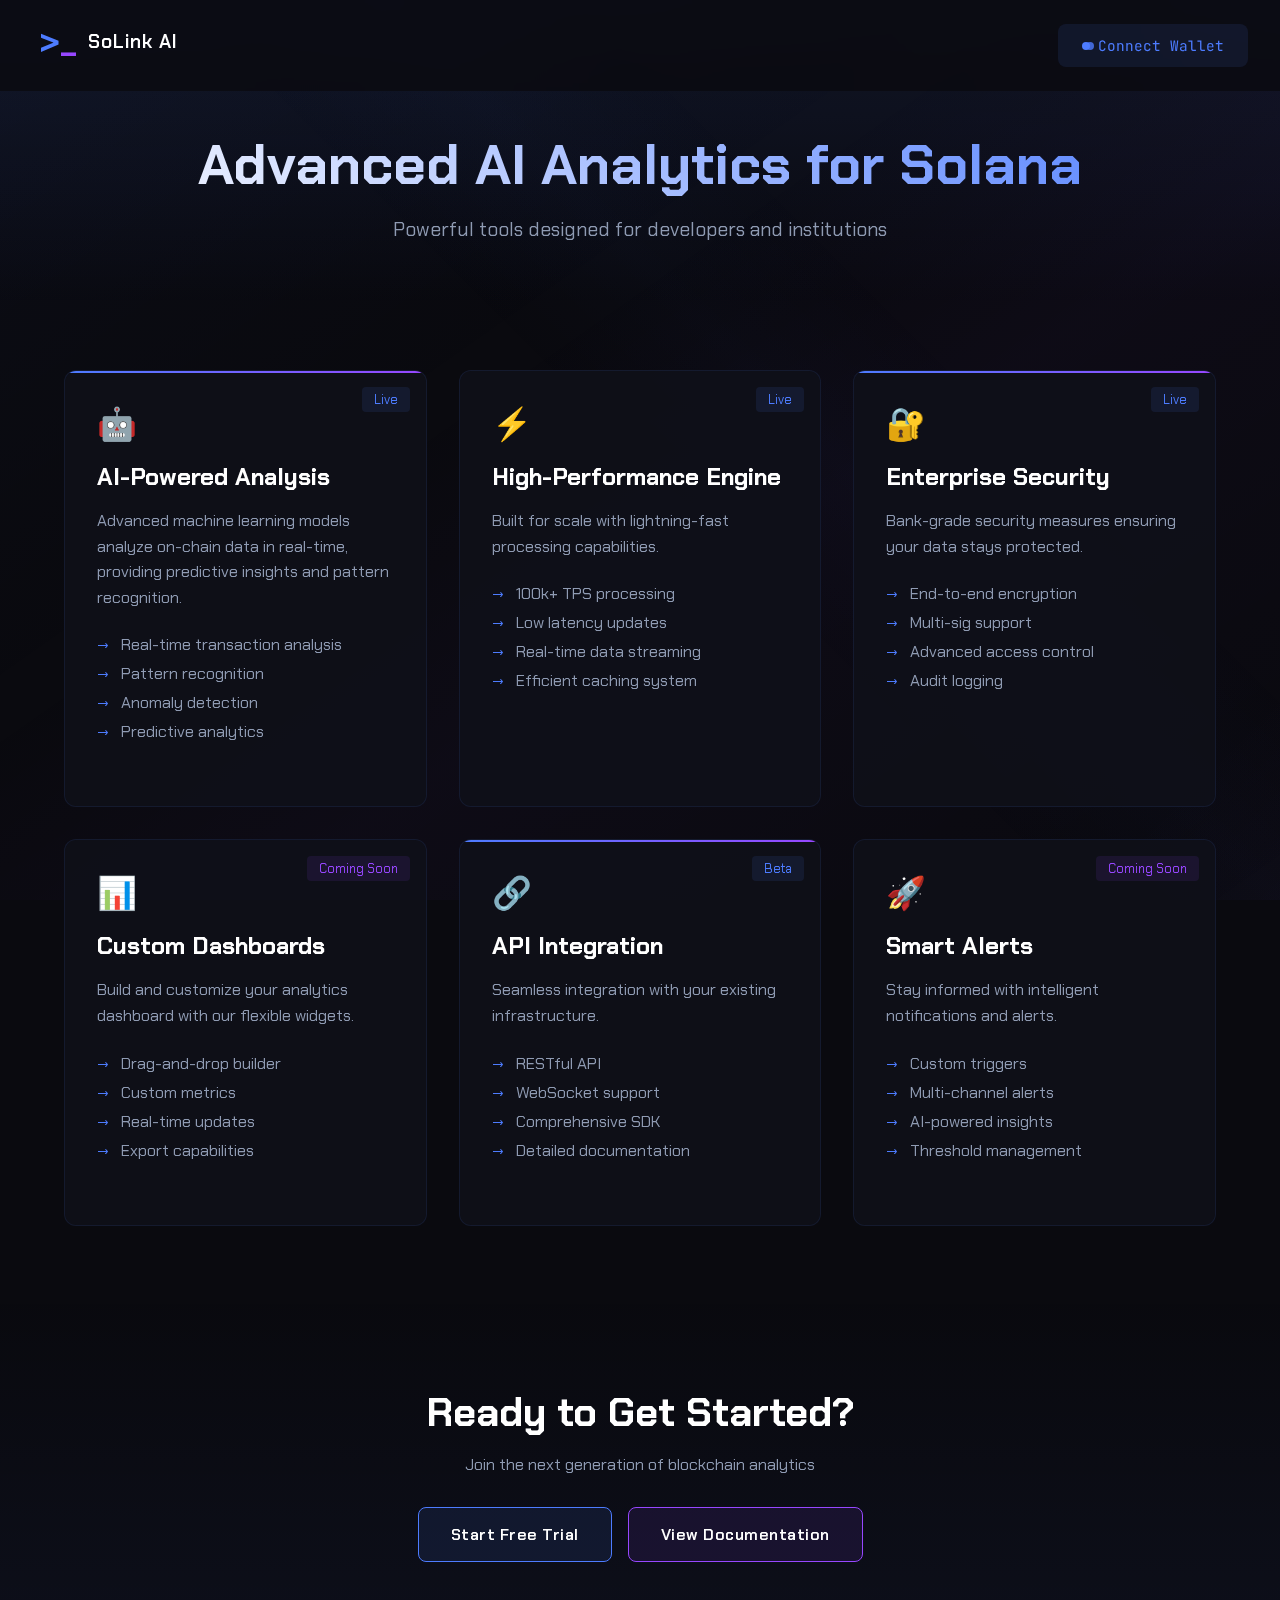
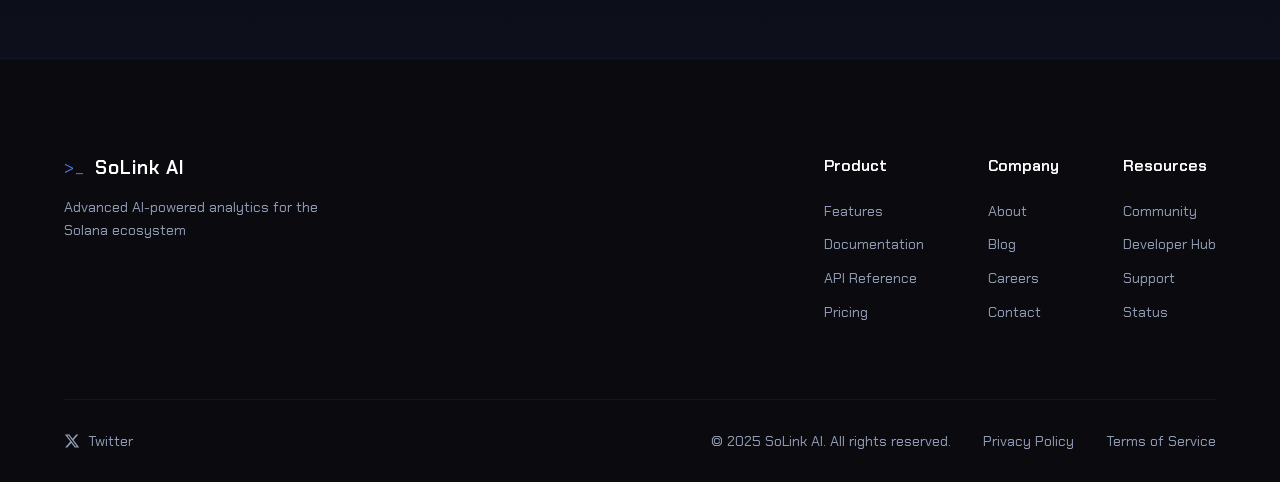
<file: pages/features.html>
<!DOCTYPE html>
<html lang="en">
<head>
    <meta charset="UTF-8">
    <meta name="viewport" content="width=device-width, initial-scale=1.0">
    <title>Features - SoLink AI</title>
    <link rel="icon" type="image/png" href="https://i.imghippo.com/files/RPrC9087dew.png">
    <link rel="icon" type="image/png" sizes="32x32" href="https://i.imghippo.com/files/RPrC9087dew.png">
    <link rel="icon" type="image/png" sizes="16x16" href="https://i.imghippo.com/files/RPrC9087dew.png">
    <link rel="stylesheet" href="../main.css">
    <link href="https://fonts.googleapis.com/css2?family=Chakra+Petch:wght@400;600;700&family=JetBrains+Mono:wght@400;700&display=swap" rel="stylesheet">
</head>
<body>
    <!-- Header -->
    <div class="terminal-cursor">
        <a href="/" class="logo-link">
            <span class="cursor">></span><span class="underscore">_</span>
            <span class="logo-text">SoLink AI</span>
        </a>
    </div>

    <nav>
        <div class="nav-right">
            <button class="connect-wallet">
                <span class="pulse"></span>
                Connect Wallet
            </button>
        </div>
    </nav>

    <div class="features-hero">
        <h1>Advanced AI Analytics for Solana</h1>
        <p>Powerful tools designed for developers and institutions</p>
    </div>

    <div class="features-grid">
        <div class="feature-card premium">
            <div class="feature-icon">🤖</div>
            <h3>AI-Powered Analysis</h3>
            <p>Advanced machine learning models analyze on-chain data in real-time, providing predictive insights and pattern recognition.</p>
            <ul class="feature-list">
                <li>Real-time transaction analysis</li>
                <li>Pattern recognition</li>
                <li>Anomaly detection</li>
                <li>Predictive analytics</li>
            </ul>
            <div class="feature-status">Live</div>
        </div>

        <div class="feature-card">
            <div class="feature-icon">⚡</div>
            <h3>High-Performance Engine</h3>
            <p>Built for scale with lightning-fast processing capabilities.</p>
            <ul class="feature-list">
                <li>100k+ TPS processing</li>
                <li>Low latency updates</li>
                <li>Real-time data streaming</li>
                <li>Efficient caching system</li>
            </ul>
            <div class="feature-status">Live</div>
        </div>

        <div class="feature-card premium">
            <div class="feature-icon">🔐</div>
            <h3>Enterprise Security</h3>
            <p>Bank-grade security measures ensuring your data stays protected.</p>
            <ul class="feature-list">
                <li>End-to-end encryption</li>
                <li>Multi-sig support</li>
                <li>Advanced access control</li>
                <li>Audit logging</li>
            </ul>
            <div class="feature-status">Live</div>
        </div>

        <div class="feature-card">
            <div class="feature-icon">📊</div>
            <h3>Custom Dashboards</h3>
            <p>Build and customize your analytics dashboard with our flexible widgets.</p>
            <ul class="feature-list">
                <li>Drag-and-drop builder</li>
                <li>Custom metrics</li>
                <li>Real-time updates</li>
                <li>Export capabilities</li>
            </ul>
            <div class="feature-status new">Coming Soon</div>
        </div>

        <div class="feature-card premium">
            <div class="feature-icon">🔗</div>
            <h3>API Integration</h3>
            <p>Seamless integration with your existing infrastructure.</p>
            <ul class="feature-list">
                <li>RESTful API</li>
                <li>WebSocket support</li>
                <li>Comprehensive SDK</li>
                <li>Detailed documentation</li>
            </ul>
            <div class="feature-status">Beta</div>
        </div>

        <div class="feature-card">
            <div class="feature-icon">🚀</div>
            <h3>Smart Alerts</h3>
            <p>Stay informed with intelligent notifications and alerts.</p>
            <ul class="feature-list">
                <li>Custom triggers</li>
                <li>Multi-channel alerts</li>
                <li>AI-powered insights</li>
                <li>Threshold management</li>
            </ul>
            <div class="feature-status new">Coming Soon</div>
        </div>
    </div>

    <div class="features-cta">
        <h2>Ready to Get Started?</h2>
        <p>Join the next generation of blockchain analytics</p>
        <div class="cta-buttons">
            <button class="primary-btn" onclick="window.location.href='/trial.html'">Start Free Trial</button>
            <a href="/pages/documentation.html" class="secondary-btn">View Documentation</a>
        </div>
    </div>

    <footer class="footer">
        <div class="footer-content">
            <div class="footer-main">
                <div class="footer-brand">
                    <div class="footer-logo">
                        <span class="cursor">></span><span class="underscore">_</span>
                        <span class="logo-text">SoLink AI</span>
                    </div>
                    <p class="footer-description">
                        Advanced AI-powered analytics for the Solana ecosystem
                    </p>
                </div>
                
                <div class="footer-links">
                    <div class="footer-column">
                        <h4>Product</h4>
                        <ul>
                            <li><a href="/pages/features.html">Features</a></li>
                            <li><a href="/pages/documentation.html">Documentation</a></li>
                            <li><a href="/pages/documentation.html">API Reference</a></li>
                            <li><a href="/pages/trial.html">Pricing</a></li>
                        </ul>
                    </div>
                    
                    <div class="footer-column">
                        <h4>Company</h4>
                        <ul>
                            <li><a href="#">About</a></li>
                            <li><a href="#">Blog</a></li>
                            <li><a href="#">Careers</a></li>
                            <li><a href="#">Contact</a></li>
                        </ul>
                    </div>
                    
                    <div class="footer-column">
                        <h4>Resources</h4>
                        <ul>
                            <li><a href="#">Community</a></li>
                            <li><a href="/pages/documentation.html">Developer Hub</a></li>
                            <li><a href="#">Support</a></li>
                            <li><a href="#">Status</a></li>
                        </ul>
                    </div>
                </div>
            </div>
            
            <div class="footer-bottom">
                <div class="social-links">
                    <a href="https://x.com/solink_ai" target="_blank" rel="noopener noreferrer" class="social-link">
                        <svg class="x-icon" width="16" height="16" viewBox="0 0 24 24">
                            <path fill="currentColor" d="M18.244 2.25h3.308l-7.227 8.26 8.502 11.24H16.17l-5.214-6.817L4.99 21.75H1.68l7.73-8.835L1.254 2.25H8.08l4.713 6.231zm-1.161 17.52h1.833L7.084 4.126H5.117z"/>
                        </svg>
                        Twitter
                    </a>

                </div>
                <div class="footer-legal">
                    <span>&copy; 2025 SoLink AI. All rights reserved.</span>
                    <a href="/pages/privacy.html">Privacy Policy</a>
                    <a href="/pages/terms.html">Terms of Service</a>
                </div>
            </div>
        </div>
    </footer>
</body>
</html>
</file>
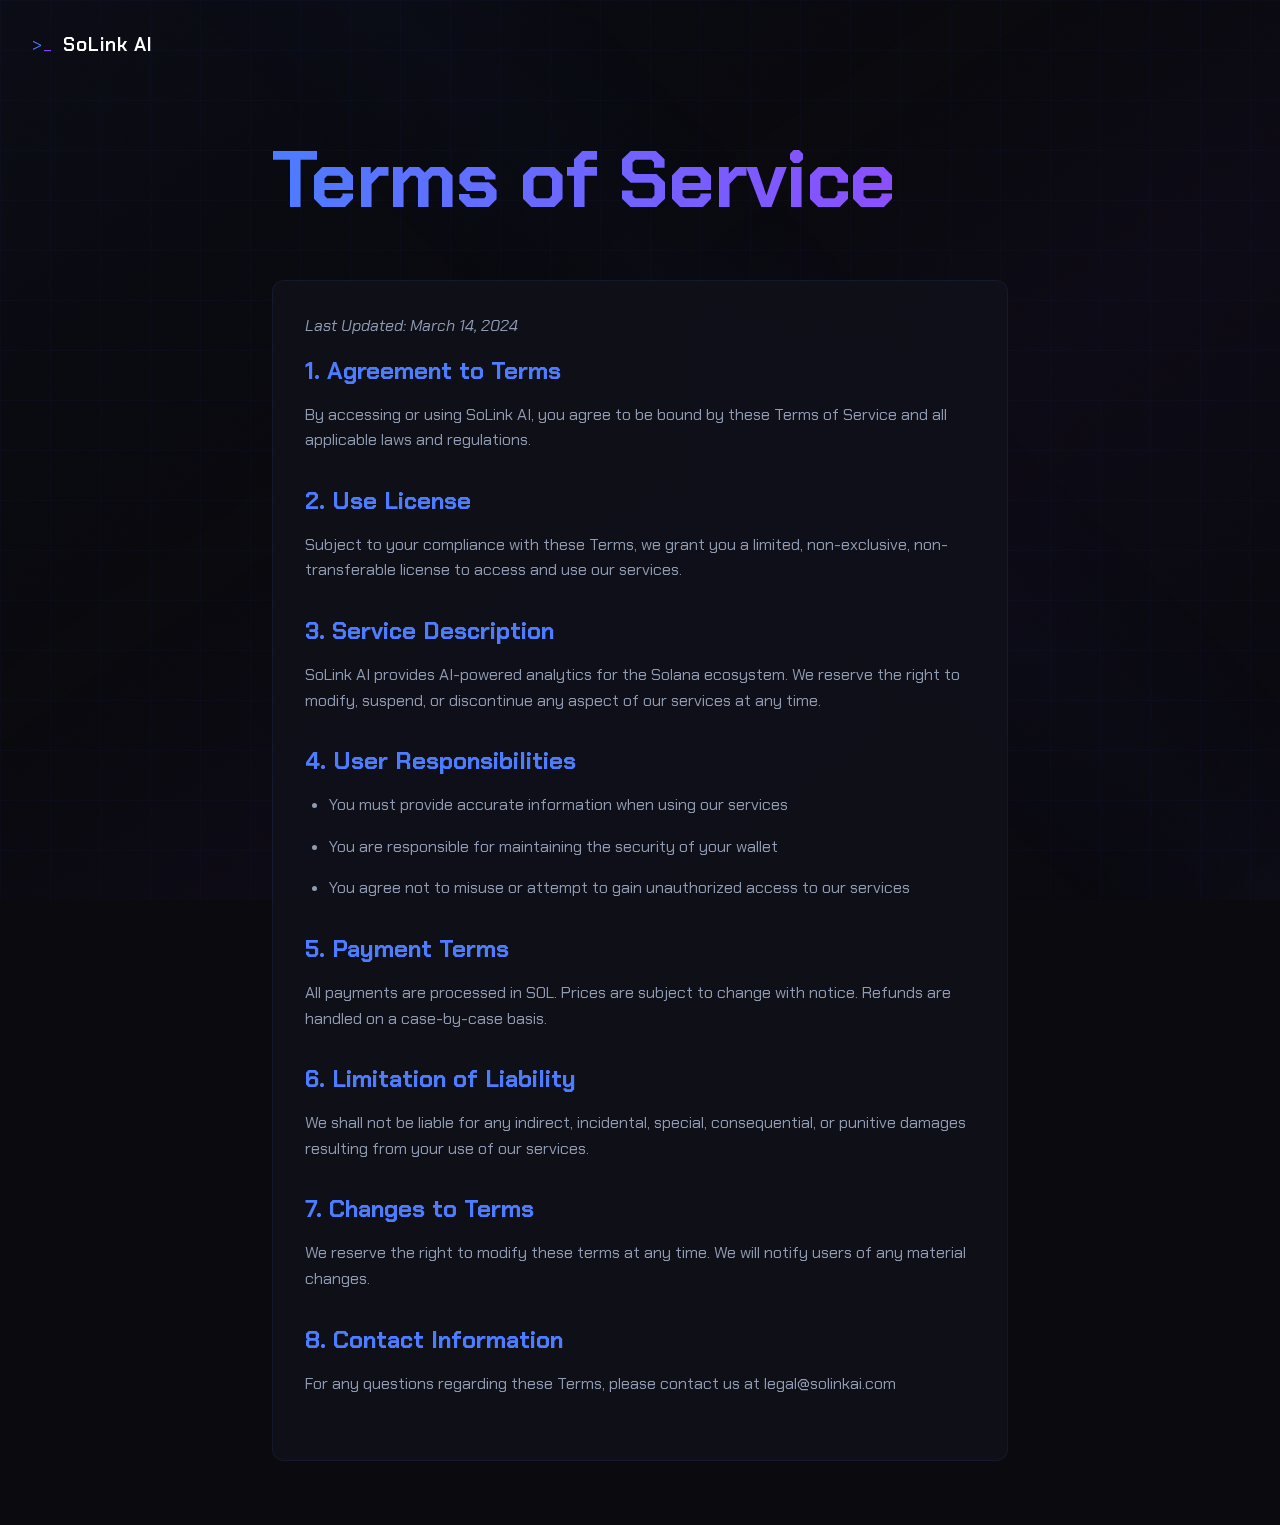
<file: pages/terms.html>
<!DOCTYPE html>
<html lang="en">
<head>
    <meta charset="UTF-8">
    <meta name="viewport" content="width=device-width, initial-scale=1.0">
    <title>Terms of Service - SoLink AI</title>
    <link rel="icon" type="image/png" href="https://i.imghippo.com/files/RPrC9087dew.png">
    <link rel="icon" type="image/png" sizes="32x32" href="https://i.imghippo.com/files/RPrC9087dew.png">
    <link rel="icon" type="image/png" sizes="16x16" href="https://i.imghippo.com/files/RPrC9087dew.png">
    <link rel="stylesheet" href="../main.css">
    <link href="https://fonts.googleapis.com/css2?family=Chakra+Petch:wght@400;600;700&family=JetBrains+Mono:wght@400;700&display=swap" rel="stylesheet">
</head>
<body>
    <div class="noise"></div>
    <div class="grid-overlay"></div>
    
    <header class="trial-header">
        <a href="/" class="logo-link">
            <span class="cursor">></span><span class="underscore">_</span>
            <span class="logo-text">SoLink AI</span>
        </a>
    </header>

    <main class="legal-page">
        <h1 class="gradient-text">Terms of Service</h1>
        <div class="legal-content">
            <p class="last-updated">Last Updated: March 14, 2024</p>

            <section>
                <h2>1. Agreement to Terms</h2>
                <p>By accessing or using SoLink AI, you agree to be bound by these Terms of Service and all applicable laws and regulations.</p>
            </section>

            <section>
                <h2>2. Use License</h2>
                <p>Subject to your compliance with these Terms, we grant you a limited, non-exclusive, non-transferable license to access and use our services.</p>
            </section>

            <section>
                <h2>3. Service Description</h2>
                <p>SoLink AI provides AI-powered analytics for the Solana ecosystem. We reserve the right to modify, suspend, or discontinue any aspect of our services at any time.</p>
            </section>

            <section>
                <h2>4. User Responsibilities</h2>
                <ul>
                    <li>You must provide accurate information when using our services</li>
                    <li>You are responsible for maintaining the security of your wallet</li>
                    <li>You agree not to misuse or attempt to gain unauthorized access to our services</li>
                </ul>
            </section>

            <section>
                <h2>5. Payment Terms</h2>
                <p>All payments are processed in SOL. Prices are subject to change with notice. Refunds are handled on a case-by-case basis.</p>
            </section>

            <section>
                <h2>6. Limitation of Liability</h2>
                <p>We shall not be liable for any indirect, incidental, special, consequential, or punitive damages resulting from your use of our services.</p>
            </section>

            <section>
                <h2>7. Changes to Terms</h2>
                <p>We reserve the right to modify these terms at any time. We will notify users of any material changes.</p>
            </section>

            <section>
                <h2>8. Contact Information</h2>
                <p>For any questions regarding these Terms, please contact us at legal@solinkai.com</p>
            </section>
        </div>
    </main>

    <div class="wallet-modal" id="walletModal">
        <!-- Same wallet modal content as above -->
    </div>

    <script>
        function showWalletModal() {
            document.getElementById('walletModal').classList.add('active');
        }

        function hideWalletModal() {
            document.getElementById('walletModal').classList.remove('active');
        }

        // Close modal when clicking outside
        window.onclick = function(event) {
            const modal = document.getElementById('walletModal');
            if (event.target === modal) {
                hideWalletModal();
            }
        }
    </script>
</body>
</html>
</file>
<file: main.css>
@import url('https://fonts.googleapis.com/css2?family=JetBrains+Mono:wght@400;700&display=swap');
@import url('https://fonts.googleapis.com/css2?family=Chakra+Petch:wght@400;600;700&display=swap');

:root {
    --primary-blue: #4D7CFF;
    --gradient-purple: #9747FF;
    --neon-blue: #00F0FF;
    --bg-dark: #0A0A0F;
    --code-bg: #1A1B26;
    --text-primary: #FFFFFF;
    --text-secondary: #8F9BB3;
}

* {
    margin: 0;
    padding: 0;
    box-sizing: border-box;
}

body, button {
    font-family: 'Chakra Petch', sans-serif;
}

code, pre {
    font-family: 'JetBrains Mono', monospace;
}

body {
    background-color: var(--bg-dark);
    color: var(--text-primary);
    min-height: 100vh;
    overflow-x: hidden;
}

nav {
    display: flex;
    justify-content: flex-end;
    align-items: center;
    padding: 1.5rem 2rem;
    position: fixed;
    top: 0;
    right: 0;
    width: 100%;
    z-index: 1000;
    background: rgba(10, 10, 15, 0.8);
    backdrop-filter: blur(10px);
}

.nav-right {
    margin-left: auto;
}

.connect-wallet {
    background: rgba(77, 124, 255, 0.1);
    color: var(--primary-blue);
    border: none;
    padding: 0.75rem 1.5rem;
    border-radius: 8px;
    cursor: pointer;
    font-family: 'JetBrains Mono', monospace;
    font-size: 0.9rem;
    display: flex;
    align-items: center;
    gap: 0.5rem;
    transition: all 0.3s ease;
    position: relative;
}

.connect-wallet:hover {
    background: rgba(77, 124, 255, 0.2);
    transform: translateY(-2px);
}

.pulse {
    width: 8px;
    height: 8px;
    background: var(--primary-blue);
    border-radius: 50%;
    position: relative;
}

.pulse::before {
    content: '';
    position: absolute;
    width: 100%;
    height: 100%;
    background: var(--primary-blue);
    border-radius: 50%;
    animation: pulse 2s infinite;
    opacity: 0.8;
}

@keyframes pulse {
    0% {
        transform: scale(1);
        opacity: 0.8;
    }
    70% {
        transform: scale(2);
        opacity: 0;
    }
    100% {
        transform: scale(1);
        opacity: 0;
    }
}

.container {
    display: flex;
    align-items: flex-start;
    padding: 8rem 4rem 2rem 4rem;
    max-width: 1400px;
    margin: 0 auto;
    min-height: 80vh;
}

.content {
    max-width: 800px;
}

.gradient-text {
    font-family: 'Chakra Petch', sans-serif;
    font-weight: 700;
    letter-spacing: -1px;
    font-size: 5rem;
    background: linear-gradient(to right, var(--primary-blue), var(--gradient-purple));
    -webkit-background-clip: text;
    background-clip: text;
    color: transparent;
    margin-bottom: 3rem;
}

.code-window {
    background: linear-gradient(145deg, 
        rgba(26, 27, 38, 0.95),
        rgba(26, 27, 38, 0.8));
    backdrop-filter: blur(10px);
    border: 1px solid rgba(77, 124, 255, 0.1);
    box-shadow: 
        0 0 30px rgba(77, 124, 255, 0.05),
        inset 0 0 30px rgba(77, 124, 255, 0.05);
    border-radius: 12px;
    padding: 3rem;
    position: relative;
    margin-bottom: 3rem;
    animation: float 6s ease-in-out infinite;
}

.window-controls {
    position: absolute;
    top: 1rem;
    left: 1rem;
    display: flex;
    gap: 0.5rem;
}

.dot {
    width: 12px;
    height: 12px;
    border-radius: 50%;
}

.red { background-color: #FF5F56; }
.yellow { background-color: #FFBD2E; }
.green { background-color: #27C93F; }

code {
    color: var(--text-primary);
    font-size: 1.1rem;
    line-height: 1.6;
    white-space: pre;
}

.description {
    font-family: 'Chakra Petch', sans-serif;
    font-size: 1.1rem;
    line-height: 1.6;
    letter-spacing: 0.2px;
    color: var(--text-secondary);
    margin: 2.5rem 0;
}

.highlight {
    color: var(--primary-blue);
    font-weight: 600;
}

.buttons {
    display: flex;
    gap: 1.5rem;
}

button {
    padding: 1rem 2rem;
    border: 1px solid #FF3B3B;
    background: transparent;
    color: var(--text-primary);
    border-radius: 5px;
    cursor: pointer;
    transition: all 0.3s ease;
    font-size: 1rem;
}

button:hover {
    background: #FF3B3B;
}

@media (max-width: 768px) {
    .container {
        padding: 6rem 2rem 2rem;
    }
    
    .gradient-text {
        font-size: 3.5rem;
    }
    
    .code-window {
        padding: 2rem;
    }
    
    code {
        font-size: 0.9rem;
    }
    
    .logo-text {
        font-size: 1rem;
    }
}

/* Updated terminal cursor animation */
.terminal-cursor {
    position: fixed;
    top: 20px;
    left: 40px;
    font-size: 2rem;
    font-weight: bold;
    display: flex;
    align-items: center;
    z-index: 1001;
}

.cursor {
    color: var(--primary-blue);
    opacity: 1;
}

.underscore {
    color: var(--gradient-purple);
    margin-left: 2px;
    animation: subtle-blink 2s ease-in-out infinite;
}

.logo-text {
    margin-left: 12px;
    font-size: 1.2rem;
    color: var(--text-primary);
    letter-spacing: 1px;
    font-family: 'Chakra Petch', sans-serif;
    font-weight: 600;
}

@keyframes subtle-blink {
    0%, 100% { opacity: 0.3; }
    50% { opacity: 1; }
}

/* Adding minimalistic background animation */
body::before {
    content: '';
    position: fixed;
    top: 0;
    left: 0;
    width: 100%;
    height: 100%;
    background: 
        linear-gradient(to bottom right, 
            rgba(77, 124, 255, 0.03) 0%,
            transparent 40%,
            rgba(151, 71, 255, 0.03) 60%,
            transparent 100%);
    z-index: -1;
}

body::after {
    content: '';
    position: fixed;
    top: 0;
    left: 0;
    width: 100%;
    height: 100%;
    background: 
        linear-gradient(45deg, transparent 45%, rgba(77, 124, 255, 0.02) 50%, transparent 55%),
        linear-gradient(-45deg, transparent 45%, rgba(151, 71, 255, 0.02) 50%, transparent 55%);
    background-size: 200% 200%;
    animation: grid-shift 20s linear infinite;
    z-index: -1;
}

@keyframes gradient-shift {
    0%, 100% {
        transform: scale(1);
    }
    50% {
        transform: scale(1.1);
    }
}

@keyframes grid-shift {
    0% {
        background-position: 0% 0%;
    }
    100% {
        background-position: 200% 200%;
    }
}

.grid-background {
    position: fixed;
    top: 0;
    left: 0;
    width: 100%;
    height: 100%;
    background-image: 
        linear-gradient(rgba(255, 255, 255, 0.01) 1px, transparent 1px),
        linear-gradient(90deg, rgba(255, 255, 255, 0.01) 1px, transparent 1px);
    background-size: 40px 40px;
    z-index: -2;
    opacity: 0.4;
}

@keyframes float {
    0%, 100% {
        transform: translateY(0);
    }
    50% {
        transform: translateY(-20px);
    }
}

/* Noise effect */
.noise {
    position: fixed;
    top: 0;
    left: 0;
    width: 100%;
    height: 100%;
    background: url('[data-uri]');
    opacity: 0.03;
    z-index: -1;
}

/* Grid overlay */
.grid-overlay {
    position: fixed;
    top: 0;
    left: 0;
    width: 100%;
    height: 100%;
    background: 
        linear-gradient(90deg, rgba(77, 124, 255, 0.03) 1px, transparent 1px),
        linear-gradient(rgba(77, 124, 255, 0.03) 1px, transparent 1px);
    background-size: 50px 50px;
    z-index: -1;
}

/* Floating orbs */
.floating-elements {
    position: fixed;
    top: 0;
    right: 0;
    width: 100%;
    height: 100%;
    pointer-events: none;
    z-index: 0;
}

.glow-orb {
    position: absolute;
    width: 150px;
    height: 150px;
    border-radius: 50%;
    background: radial-gradient(circle at center, 
        rgba(77, 124, 255, 0.1) 0%,
        rgba(77, 124, 255, 0) 70%);
    animation: float 20s infinite;
}

.glow-orb:nth-child(1) {
    top: 20%;
    right: 10%;
    animation-delay: 0s;
}

.glow-orb:nth-child(2) {
    top: 50%;
    right: 20%;
    animation-delay: -5s;
}

.glow-orb:nth-child(3) {
    top: 30%;
    right: 30%;
    animation-delay: -10s;
}

/* Updated button styles */
.primary-btn, .secondary-btn {
    padding: 1rem 2rem;
    border: 1px solid;
    background: transparent;
    color: var(--text-primary);
    border-radius: 8px;
    cursor: pointer;
    transition: all 0.3s ease;
    position: relative;
    overflow: hidden;
    font-weight: 600;
    letter-spacing: 0.5px;
    font-family: 'Chakra Petch', sans-serif;
}

.primary-btn {
    border-color: var(--primary-blue);
    background: rgba(77, 124, 255, 0.1);
}

.secondary-btn {
    border-color: var(--gradient-purple);
    background: rgba(151, 71, 255, 0.1);
}

.primary-btn::before, .secondary-btn::before {
    content: '';
    position: absolute;
    top: 50%;
    left: 50%;
    width: 200%;
    height: 200%;
    background: radial-gradient(circle, 
        rgba(77, 124, 255, 0.2) 0%, 
        transparent 70%);
    transform: translate(-50%, -50%) scale(0);
    transition: transform 0.5s ease;
}

.primary-btn:hover {
    background: rgba(77, 124, 255, 0.2);
    transform: translateY(-2px);
    box-shadow: 0 5px 15px rgba(77, 124, 255, 0.2);
}

.secondary-btn:hover {
    background: rgba(151, 71, 255, 0.2);
    transform: translateY(-2px);
    box-shadow: 0 5px 15px rgba(151, 71, 255, 0.2);
}

/* Code window enhancements */
.typing-effect code {
    opacity: 0;
    animation: fadeIn 0.5s forwards;
}

/* Animations */
@keyframes fadeIn {
    from { opacity: 0; }
    to { opacity: 1; }
}

/* Tech circles decoration */
.tech-circles {
    position: fixed;
    top: 0;
    right: 0;
    width: 100%;
    height: 100%;
    pointer-events: none;
    z-index: -1;
}

.circle {
    position: absolute;
    border: 1px solid rgba(77, 124, 255, 0.1);
    border-radius: 50%;
    animation: pulse 4s infinite;
}

.circle:nth-child(1) {
    width: 300px;
    height: 300px;
    top: 20%;
    right: 10%;
}

.circle:nth-child(2) {
    width: 200px;
    height: 200px;
    bottom: 30%;
    right: 20%;
    animation-delay: -1s;
}

.circle:nth-child(3) {
    width: 150px;
    height: 150px;
    top: 40%;
    right: 30%;
    animation-delay: -2s;
}

/* Tech lines */
.tech-lines {
    position: fixed;
    top: 0;
    left: 0;
    width: 100%;
    height: 100%;
    pointer-events: none;
    z-index: -1;
}

.line {
    position: absolute;
    background: linear-gradient(90deg, 
        transparent,
        rgba(77, 124, 255, 0.1),
        transparent);
    height: 1px;
    width: 100%;
    animation: moveLine 15s infinite linear;
}

.line:nth-child(1) { top: 20%; }
.line:nth-child(2) { top: 50%; animation-delay: -5s; }
.line:nth-child(3) { top: 80%; animation-delay: -10s; }

/* Stats decoration */
.side-decoration {
    position: absolute;
    right: 5%;
    top: 50%;
    transform: translateY(-50%);
}

.tech-stats {
    display: flex;
    flex-direction: column;
    gap: 2rem;
}

.stat {
    text-align: right;
    animation: fadeIn 0.5s ease-out;
}

.stat-value {
    display: block;
    font-size: 2rem;
    font-weight: 700;
    color: var(--primary-blue);
    font-family: 'Chakra Petch', sans-serif;
}

.stat-label {
    display: block;
    font-size: 0.9rem;
    color: var(--text-secondary);
    text-transform: uppercase;
    letter-spacing: 1px;
}

/* Animations */
@keyframes pulse {
    0%, 100% { transform: scale(1); opacity: 0.3; }
    50% { transform: scale(1.1); opacity: 0.1; }
}

@keyframes moveLine {
    0% { transform: translateX(-100%); }
    100% { transform: translateX(100%); }
}

@keyframes fadeIn {
    from { opacity: 0; transform: translateX(20px); }
    to { opacity: 1; transform: translateX(0); }
}

/* Update container to accommodate side decoration */
.container {
    position: relative;
    width: 100%;
}

.content {
    position: relative;
    z-index: 1;
}

/* Media Queries */
@media (max-width: 1200px) {
    .side-decoration {
        display: none;
    }
    
    .tech-circles, .tech-lines {
        opacity: 0.5;
    }
}

/* Stats Section */
.stats-section {
    padding: 2rem 4rem 6rem;
    background: linear-gradient(180deg, 
        var(--bg-dark) 0%,
        rgba(10, 10, 15, 0.95) 100%);
    margin-top: -2rem;
}

.stats-container {
    max-width: 1400px;
    margin: 0 auto;
    display: flex;
    justify-content: space-around;
    gap: 2rem;
}

.stat-card {
    background: rgba(15, 16, 24, 0.95);
    border: 1px solid rgba(77, 124, 255, 0.1);
    border-radius: 12px;
    padding: 2.5rem;
    text-align: center;
    backdrop-filter: blur(10px);
    transition: transform 0.3s ease;
    min-width: 280px;
}

.stat-card:hover {
    transform: translateY(-5px);
}

.stat-icon {
    font-size: 1.5rem;
    margin-bottom: 1rem;
    color: var(--primary-blue);
}

.stat-number {
    font-family: 'Chakra Petch', sans-serif;
    font-size: 3rem;
    font-weight: 700;
    color: var(--primary-blue);
    margin-bottom: 1rem;
}

.stat-label {
    color: var(--text-secondary);
    font-size: 0.9rem;
    text-transform: uppercase;
    letter-spacing: 2px;
    opacity: 0.7;
}

/* Testimonials Section */
.testimonials-section {
    padding: 6rem 4rem;
    background: linear-gradient(0deg, 
        var(--bg-dark) 0%,
        rgba(10, 10, 15, 0.95) 100%);
}

.section-title {
    text-align: center;
    font-family: 'Chakra Petch', sans-serif;
    font-size: 2.5rem;
    font-weight: 700;
    background: linear-gradient(to right, var(--primary-blue), var(--gradient-purple));
    -webkit-background-clip: text;
    background-clip: text;
    color: transparent;
    margin-bottom: 4rem;
}

.testimonials-container {
    max-width: 1400px;
    margin: 0 auto;
    display: grid;
    grid-template-columns: repeat(auto-fit, minmax(300px, 1fr));
    gap: 2rem;
}

.testimonial-card {
    background: rgba(26, 27, 38, 0.5);
    border: 1px solid rgba(77, 124, 255, 0.1);
    border-radius: 12px;
    padding: 2rem;
    backdrop-filter: blur(10px);
    transition: all 0.3s ease;
}

.testimonial-card:hover {
    transform: translateY(-5px);
    box-shadow: 0 10px 30px rgba(77, 124, 255, 0.1);
}

.testimonial-content {
    color: var(--text-primary);
    font-size: 1.1rem;
    line-height: 1.6;
    margin-bottom: 2rem;
    font-style: italic;
}

.testimonial-author {
    display: flex;
    align-items: center;
    gap: 1rem;
}

.author-avatar {
    width: 50px;
    height: 50px;
    border-radius: 50%;
    background: linear-gradient(45deg, var(--primary-blue), var(--gradient-purple));
    opacity: 0.8;
}

.author-name {
    color: var(--text-primary);
    font-weight: 600;
    font-size: 1rem;
}

.author-role {
    color: var(--text-secondary);
    font-size: 0.9rem;
}

/* Responsive Design */
@media (max-width: 768px) {
    .stats-container {
        flex-direction: column;
    }

    .stats-section,
    .testimonials-section {
        padding: 4rem 2rem;
    }

    .section-title {
        font-size: 2rem;
    }

    .testimonial-card {
        padding: 1.5rem;
    }
}

/* Add subtle animations */
.stat-card, .testimonial-card {
    animation: fadeIn 0.5s ease-out forwards;
    opacity: 0;
}

.stat-card:nth-child(1) { animation-delay: 0.2s; }
.stat-card:nth-child(2) { animation-delay: 0.4s; }
.stat-card:nth-child(3) { animation-delay: 0.6s; }

.testimonial-card:nth-child(1) { animation-delay: 0.3s; }
.testimonial-card:nth-child(2) { animation-delay: 0.5s; }
.testimonial-card:nth-child(3) { animation-delay: 0.7s; }

/* Footer Styles */
.footer {
    background: var(--bg-dark);
    padding: 6rem 4rem 2rem;
    border-top: 1px solid rgba(77, 124, 255, 0.1);
}

.footer-content {
    max-width: 1400px;
    margin: 0 auto;
}

.footer-main {
    display: flex;
    justify-content: space-between;
    margin-bottom: 4rem;
}

.footer-brand {
    max-width: 300px;
}

.footer-logo {
    display: flex;
    align-items: center;
    margin-bottom: 1rem;
}

.footer-description {
    color: var(--text-secondary);
    font-size: 0.9rem;
    line-height: 1.6;
}

.footer-links {
    display: flex;
    gap: 4rem;
}

.footer-column h4 {
    color: var(--text-primary);
    font-family: 'Chakra Petch', sans-serif;
    font-size: 1rem;
    margin-bottom: 1.5rem;
    font-weight: 600;
}

.footer-column ul {
    list-style: none;
    padding: 0;
}

.footer-column ul li {
    margin-bottom: 0.8rem;
}

.footer-column ul li a {
    color: var(--text-secondary);
    text-decoration: none;
    font-size: 0.9rem;
    transition: color 0.3s ease;
}

.footer-column ul li a:hover {
    color: var(--primary-blue);
}

.footer-bottom {
    padding-top: 2rem;
    border-top: 1px solid rgba(77, 124, 255, 0.1);
    display: flex;
    justify-content: space-between;
    align-items: center;
}

.social-links {
    display: flex;
    gap: 1.5rem;
}

.social-link {
    display: flex;
    align-items: center;
    gap: 0.5rem;
    color: var(--text-secondary);
    text-decoration: none;
    font-size: 0.9rem;
    transition: all 0.3s ease;
}

.social-link:hover {
    color: var(--primary-blue);
    transform: translateY(-1px);
}

.x-icon {
    transition: transform 0.3s ease;
}

.social-link:hover .x-icon {
    transform: scale(1.1);
}

.footer-legal {
    display: flex;
    gap: 2rem;
    align-items: center;
    color: var(--text-secondary);
    font-size: 0.9rem;
}

.footer-legal a {
    color: var(--text-secondary);
    text-decoration: none;
    transition: color 0.3s ease;
}

.footer-legal a:hover {
    color: var(--primary-blue);
}

/* Responsive adjustments */
@media (max-width: 768px) {
    .footer {
        padding: 4rem 2rem 2rem;
    }

    .footer-main {
        flex-direction: column;
        gap: 3rem;
    }

    .footer-links {
        flex-direction: column;
        gap: 2rem;
    }

    .footer-bottom {
        flex-direction: column;
        gap: 2rem;
        text-align: center;
    }

    .footer-legal {
        flex-direction: column;
        gap: 1rem;
    }
}

/* Page Container */
.page-container {
    padding: 8rem 4rem 4rem;
    max-width: 1400px;
    margin: 0 auto;
}

/* Feature Grid */
.feature-grid {
    display: grid;
    grid-template-columns: repeat(auto-fit, minmax(280px, 1fr));
    gap: 2rem;
    margin-top: 2rem;
}

.feature-card {
    background: rgba(15, 16, 24, 0.95);
    border: 1px solid rgba(77, 124, 255, 0.1);
    border-radius: 12px;
    padding: 2rem;
    transition: transform 0.3s ease;
}

.feature-card:hover {
    transform: translateY(-5px);
}

.feature-icon {
    font-size: 2rem;
    margin-bottom: 1rem;
}

.feature-card h3 {
    color: var(--text-primary);
    font-family: 'Chakra Petch', sans-serif;
    margin-bottom: 1rem;
}

.feature-card p {
    color: var(--text-secondary);
    line-height: 1.6;
}

/* Documentation Styles */
.docs-container {
    display: grid;
    grid-template-columns: 280px 1fr;
    gap: 2rem;
    padding: 8rem 4rem 4rem;
    max-width: 1400px;
    margin: 0 auto;
}

.docs-sidebar {
    position: sticky;
    top: 100px;
    height: fit-content;
}

.docs-nav h3 {
    color: var(--text-primary);
    font-family: 'Chakra Petch', sans-serif;
    margin: 2rem 0 1rem;
}

.docs-nav ul {
    list-style: none;
    padding: 0;
}

.docs-nav ul li {
    margin-bottom: 0.5rem;
}

.docs-nav ul li a {
    color: var(--text-secondary);
    text-decoration: none;
    transition: color 0.3s ease;
}

.docs-nav ul li a:hover {
    color: var(--primary-blue);
}

.docs-content {
    background: rgba(15, 16, 24, 0.95);
    border: 1px solid rgba(77, 124, 255, 0.1);
    border-radius: 12px;
    padding: 2rem;
}

.docs-content h1 {
    color: var(--text-primary);
    font-family: 'Chakra Petch', sans-serif;
    margin-bottom: 2rem;
}

.docs-content h2 {
    color: var(--primary-blue);
    font-family: 'Chakra Petch', sans-serif;
    margin: 2rem 0 1rem;
}

/* Code Block Styles */
.code-block {
    background: rgba(13, 14, 20, 0.95);
    border: 1px solid rgba(77, 124, 255, 0.1);
    border-radius: 12px;
    overflow: hidden;
    margin: 1.5rem 0;
    box-shadow: 0 4px 20px rgba(0, 0, 0, 0.2);
}

.code-header {
    background: rgba(20, 21, 30, 0.95);
    padding: 0.75rem 1rem;
    display: flex;
    justify-content: space-between;
    align-items: center;
    border-bottom: 1px solid rgba(77, 124, 255, 0.1);
}

.code-header span {
    color: var(--text-secondary);
    font-family: 'JetBrains Mono', monospace;
    font-size: 0.9rem;
    opacity: 0.8;
}

.copy-btn {
    background: rgba(77, 124, 255, 0.1);
    border: 1px solid rgba(77, 124, 255, 0.2);
    color: var(--text-secondary);
    padding: 0.25rem 0.75rem;
    border-radius: 6px;
    font-family: 'JetBrains Mono', monospace;
    font-size: 0.8rem;
    cursor: pointer;
    transition: all 0.3s ease;
}

.copy-btn:hover {
    background: rgba(77, 124, 255, 0.2);
    border-color: var(--primary-blue);
    color: var(--primary-blue);
    transform: translateY(-1px);
}

.code-block pre {
    margin: 0;
    padding: 1.5rem;
    overflow-x: auto;
}

.code-block code {
    font-family: 'JetBrains Mono', monospace;
    font-size: 0.9rem;
    line-height: 1.5;
    color: var(--text-primary);
}

/* Syntax Highlighting */
.code-block .keyword { color: #ff79c6; }
.code-block .string { color: #50fa7b; }
.code-block .comment { color: #6272a4; }
.code-block .function { color: #8be9fd; }
.code-block .number { color: #bd93f9; }
.code-block .operator { color: #ff79c6; }
.code-block .property { color: #8be9fd; }

/* Scrollbar Styling */
.code-block pre::-webkit-scrollbar {
    height: 8px;
}

.code-block pre::-webkit-scrollbar-track {
    background: rgba(0, 0, 0, 0.2);
    border-radius: 4px;
}

.code-block pre::-webkit-scrollbar-thumb {
    background: rgba(77, 124, 255, 0.3);
    border-radius: 4px;
}

.code-block pre::-webkit-scrollbar-thumb:hover {
    background: rgba(77, 124, 255, 0.5);
}

/* Responsive adjustments */
@media (max-width: 768px) {
    .docs-container {
        grid-template-columns: 1fr;
        padding: 6rem 2rem 2rem;
    }
    
    .docs-sidebar {
        position: relative;
        top: 0;
    }
    
    .page-container {
        padding: 6rem 2rem 2rem;
    }
}

/* Add to your existing CSS */
.logo-link {
    text-decoration: none;
    color: inherit;
    display: flex;
    align-items: center;
}

.logo-link:hover {
    opacity: 0.9;
}

/* Documentation specific styles */
.docs-content section {
    margin-bottom: 4rem;
}

.docs-content p {
    color: var(--text-secondary);
    line-height: 1.6;
    margin: 1rem 0;
}

.code-header {
    display: flex;
    justify-content: space-between;
    align-items: center;
    padding: 0.5rem 1rem;
    background: rgba(77, 124, 255, 0.1);
    border-bottom: 1px solid rgba(77, 124, 255, 0.1);
    border-radius: 8px 8px 0 0;
}

.copy-btn {
    background: transparent;
    border: 1px solid rgba(77, 124, 255, 0.3);
    color: var(--text-secondary);
    padding: 0.25rem 0.75rem;
    border-radius: 4px;
    cursor: pointer;
    font-size: 0.8rem;
    transition: all 0.3s ease;
}

.copy-btn:hover {
    background: rgba(77, 124, 255, 0.1);
    color: var(--primary-blue);
}

.config-table {
    margin: 1.5rem 0;
    overflow-x: auto;
}

.config-table table {
    width: 100%;
    border-collapse: collapse;
    background: rgba(15, 16, 24, 0.5);
    border-radius: 8px;
}

.config-table th,
.config-table td {
    padding: 1rem;
    text-align: left;
    border-bottom: 1px solid rgba(77, 124, 255, 0.1);
}

.config-table th {
    color: var(--primary-blue);
    font-weight: 600;
    background: rgba(77, 124, 255, 0.05);
}

.config-table td code {
    background: rgba(77, 124, 255, 0.1);
    padding: 0.2rem 0.4rem;
    border-radius: 4px;
    font-size: 0.9rem;
}

.docs-nav .active {
    color: var(--primary-blue);
    font-weight: 600;
}

/* Update button styles for documentation link */
.secondary-btn {
    text-decoration: none;
    display: inline-flex;
    align-items: center;
    justify-content: center;
}

/* Add to your existing CSS */

.roadmap-section {
    padding: 6rem 4rem;
    background: var(--bg-dark);
    position: relative;
    overflow: hidden;
}

.roadmap-container {
    max-width: 1400px;
    margin: 4rem auto;
    display: grid;
    grid-template-columns: repeat(auto-fit, minmax(280px, 1fr));
    gap: 2rem;
    position: relative;
}

.roadmap-container::before {
    content: '';
    position: absolute;
    top: 0;
    left: 50%;
    width: 1px;
    height: 100%;
    background: linear-gradient(
        to bottom,
        transparent,
        var(--primary-blue),
        transparent
    );
    opacity: 0.2;
}

.roadmap-item {
    background: rgba(15, 16, 24, 0.95);
    border: 1px solid rgba(77, 124, 255, 0.1);
    border-radius: 12px;
    padding: 2rem;
    position: relative;
    transition: transform 0.3s ease;
}

.roadmap-item:hover {
    transform: translateY(-5px);
}

.roadmap-item.active {
    border-color: var(--primary-blue);
    box-shadow: 0 0 30px rgba(77, 124, 255, 0.1);
}

.roadmap-date {
    color: var(--primary-blue);
    font-family: 'Chakra Petch', sans-serif;
    font-weight: 600;
    font-size: 1.2rem;
    margin-bottom: 1rem;
}

.roadmap-content h3 {
    color: var(--text-primary);
    font-family: 'Chakra Petch', sans-serif;
    margin-bottom: 1rem;
}

.roadmap-content ul {
    list-style: none;
    padding: 0;
}

.roadmap-content ul li {
    color: var(--text-secondary);
    margin-bottom: 0.5rem;
    padding-left: 1.5rem;
    position: relative;
}

.roadmap-content ul li::before {
    content: '→';
    position: absolute;
    left: 0;
    color: var(--primary-blue);
}

.status {
    display: inline-block;
    padding: 0.25rem 0.75rem;
    border-radius: 4px;
    font-size: 0.8rem;
    margin-bottom: 1rem;
}

.roadmap-item.active .status {
    background: rgba(77, 124, 255, 0.1);
    color: var(--primary-blue);
}

.roadmap-item:not(.active) .status {
    background: rgba(143, 155, 179, 0.1);
    color: var(--text-secondary);
}

/* Progress Tracker */
.progress-tracker {
    max-width: 1400px;
    margin: 4rem auto 0;
    display: flex;
    justify-content: center;
}

.progress-stat {
    text-align: center;
}

.progress-circle {
    width: 120px;
    height: 120px;
    position: relative;
    margin: 0 auto 1rem;
}

.progress-circle svg {
    width: 100%;
    height: 100%;
    transform: rotate(-90deg);
}

.progress-circle path {
    stroke-linecap: round;
}

.progress-number {
    position: absolute;
    top: 50%;
    left: 50%;
    transform: translate(-50%, -50%);
    font-size: 1.5rem;
    font-weight: 700;
    color: var(--primary-blue);
    font-family: 'Chakra Petch', sans-serif;
}

.progress-label {
    color: var(--text-secondary);
    font-size: 0.9rem;
    text-transform: uppercase;
    letter-spacing: 1px;
}

/* Responsive adjustments */
@media (max-width: 768px) {
    .roadmap-section {
        padding: 4rem 2rem;
    }
    
    .roadmap-container::before {
        display: none;
    }
    
    .progress-circle {
        width: 100px;
        height: 100px;
    }
}

/* Features Page Styles */
.features-hero {
    text-align: center;
    padding: 8rem 2rem 4rem;
    background: linear-gradient(180deg, 
        rgba(77, 124, 255, 0.1) 0%,
        transparent 100%);
}

.features-hero h1 {
    font-family: 'Chakra Petch', sans-serif;
    font-size: 3.5rem;
    margin-bottom: 1rem;
    background: linear-gradient(45deg, var(--text-primary), var(--primary-blue));
    -webkit-background-clip: text;
    -webkit-text-fill-color: transparent;
}

.features-hero p {
    color: var(--text-secondary);
    font-size: 1.2rem;
}

.features-grid {
    display: grid;
    grid-template-columns: repeat(auto-fit, minmax(350px, 1fr));
    gap: 2rem;
    padding: 4rem;
    max-width: 1400px;
    margin: 0 auto;
}

.feature-card {
    background: rgba(15, 16, 24, 0.95);
    border: 1px solid rgba(77, 124, 255, 0.1);
    border-radius: 12px;
    padding: 2rem;
    transition: transform 0.3s ease;
    position: relative;
    overflow: hidden;
}

.feature-card.premium::before {
    content: '';
    position: absolute;
    top: 0;
    left: 0;
    width: 100%;
    height: 2px;
    background: linear-gradient(90deg, var(--primary-blue), var(--gradient-purple));
}

.feature-card:hover {
    transform: translateY(-5px);
}

.feature-icon {
    font-size: 2rem;
    margin-bottom: 1rem;
}

.feature-card h3 {
    color: var(--text-primary);
    font-family: 'Chakra Petch', sans-serif;
    font-size: 1.5rem;
    margin-bottom: 1rem;
}

.feature-card p {
    color: var(--text-secondary);
    margin-bottom: 1.5rem;
    line-height: 1.6;
}

.feature-list {
    list-style: none;
    padding: 0;
    margin-bottom: 2rem;
}

.feature-list li {
    color: var(--text-secondary);
    margin-bottom: 0.5rem;
    padding-left: 1.5rem;
    position: relative;
}

.feature-list li::before {
    content: '→';
    position: absolute;
    left: 0;
    color: var(--primary-blue);
}

.feature-status {
    position: absolute;
    top: 1rem;
    right: 1rem;
    padding: 0.25rem 0.75rem;
    border-radius: 4px;
    font-size: 0.8rem;
    background: rgba(77, 124, 255, 0.1);
    color: var(--primary-blue);
}

.feature-status.new {
    background: rgba(151, 71, 255, 0.1);
    color: var(--gradient-purple);
}

.features-cta {
    text-align: center;
    padding: 6rem 2rem;
    background: linear-gradient(0deg, 
        rgba(77, 124, 255, 0.05) 0%,
        transparent 100%);
}

.features-cta h2 {
    font-family: 'Chakra Petch', sans-serif;
    font-size: 2.5rem;
    margin-bottom: 1rem;
}

.features-cta p {
    color: var(--text-secondary);
    margin-bottom: 2rem;
}

.cta-buttons {
    display: flex;
    gap: 1rem;
    justify-content: center;
}

/* Update progress circle in roadmap */
.progress-circle path:last-child {
    stroke-dasharray: 27, 100;
    animation: progress 1.5s ease-out forwards;
}

@keyframes progress {
    from {
        stroke-dasharray: 0, 100;
    }
    to {
        stroke-dasharray: 27, 100;
    }
}

.progress-number {
    animation: countUp 1.5s ease-out forwards;
}

@keyframes countUp {
    from {
        content: "0%";
    }
    to {
        content: "27%";
    }
}

@media (max-width: 768px) {
    .features-hero h1 {
        font-size: 2.5rem;
    }
    
    .features-grid {
        padding: 2rem;
        grid-template-columns: 1fr;
    }
}

/* Modal Styles */
.install-modal {
    display: none;
    position: fixed;
    top: 0;
    left: 0;
    width: 100%;
    height: 100%;
    background: rgba(0, 0, 0, 0.8);
    backdrop-filter: blur(5px);
    z-index: 1000;
    opacity: 0;
    transition: opacity 0.3s ease;
}

.install-modal.active {
    display: flex;
    align-items: center;
    justify-content: center;
    opacity: 1;
}

.modal-content {
    background: var(--bg-dark);
    border: 1px solid rgba(77, 124, 255, 0.1);
    border-radius: 12px;
    padding: 2rem;
    width: 90%;
    max-width: 600px;
    position: relative;
    transform: translateY(20px);
    transition: transform 0.3s ease;
}

.install-modal.active .modal-content {
    transform: translateY(0);
}

.modal-header {
    display: flex;
    justify-content: space-between;
    align-items: center;
    margin-bottom: 1.5rem;
}

.modal-header h3 {
    color: var(--text-primary);
    font-family: 'Chakra Petch', sans-serif;
    font-size: 1.5rem;
    margin: 0;
}

.close-btn {
    background: none;
    border: none;
    color: var(--text-secondary);
    font-size: 1.5rem;
    cursor: pointer;
    padding: 0.5rem;
    transition: color 0.3s ease;
}

.close-btn:hover {
    color: var(--primary-blue);
}

.modal-footer {
    margin-top: 1.5rem;
    text-align: right;
}

.docs-link {
    color: var(--primary-blue);
    text-decoration: none;
    font-size: 0.9rem;
    transition: opacity 0.3s ease;
}

.docs-link:hover {
    opacity: 0.8;
}

/* Wallet Modal Styles */
.wallet-modal {
    display: none;
    position: fixed;
    top: 0;
    left: 0;
    width: 100%;
    height: 100%;
    background: rgba(0, 0, 0, 0.8);
    backdrop-filter: blur(5px);
    z-index: 1000;
    opacity: 0;
    transition: opacity 0.3s ease;
}

.wallet-modal.active {
    display: flex;
    align-items: center;
    justify-content: center;
    opacity: 1;
}

.wallet-content {
    width: 90%;
    max-width: 400px;
}

.wallet-options {
    display: flex;
    flex-direction: column;
    gap: 1rem;
    margin: 1.5rem 0;
}

.wallet-option {
    display: flex;
    align-items: center;
    gap: 1rem;
    background: rgba(15, 16, 24, 0.95);
    border: 1px solid rgba(77, 124, 255, 0.1);
    border-radius: 8px;
    padding: 1rem;
    cursor: not-allowed;
    transition: all 0.3s ease;
    width: 100%;
    text-align: left;
    opacity: 0.8;
}

.wallet-option:hover {
    border-color: rgba(77, 124, 255, 0.3);
    background: rgba(77, 124, 255, 0.05);
}

.wallet-icon {
    width: 32px;
    height: 32px;
    border-radius: 8px;
    object-fit: contain;
}

.recommended {
    background: rgba(77, 124, 255, 0.1);
    color: var(--primary-blue);
    padding: 0.25rem 0.75rem;
    border-radius: 4px;
    font-size: 0.8rem;
    margin-left: auto;
}

.coming-soon {
    background: rgba(77, 124, 255, 0.1);
    color: var(--primary-blue);
    padding: 0.25rem 0.75rem;
    border-radius: 4px;
    font-size: 0.8rem;
    margin-left: auto;
}

.wallet-footer {
    text-align: center;
    margin-top: 1.5rem;
    padding-top: 1.5rem;
    border-top: 1px solid rgba(77, 124, 255, 0.1);
}

.wallet-footer p {
    color: var(--text-secondary);
    font-size: 0.9rem;
    margin: 0;
}

.wallet-footer a {
    color: var(--primary-blue);
    text-decoration: none;
    transition: opacity 0.3s ease;
}

.wallet-footer a:hover {
    opacity: 0.8;
}

/* Update wallet styles */
.wallet-container {
    position: relative;
    display: flex;
    align-items: center;
}

.connected-state {
    display: flex;
    align-items: center;
    gap: 1rem;
    background: rgba(77, 124, 255, 0.1);
    padding: 0.5rem 1rem;
    border-radius: 8px;
}

.wallet-address {
    color: var(--text-primary);
    font-family: 'JetBrains Mono', monospace;
    font-size: 0.9rem;
}

.balance {
    color: var(--primary-blue);
    font-family: 'JetBrains Mono', monospace;
    font-weight: 600;
    font-size: 0.9rem;
}

.disconnect-btn {
    display: flex;
    align-items: center;
    gap: 0.5rem;
    padding: 0.5rem 1rem;
    background: rgba(255, 59, 59, 0.1);
    color: #ff3b3b;
    border: none;
    border-radius: 8px;
    cursor: pointer;
    font-size: 0.9rem;
    transition: all 0.3s ease;
}

.disconnect-btn:hover {
    background: rgba(255, 59, 59, 0.2);
    transform: translateY(-1px);
}

.disconnect-icon {
    opacity: 0.8;
}

/* Disconnect Modal Styles */
.phantom-disconnect-modal {
    display: none;
    position: fixed;
    top: 0;
    left: 0;
    width: 100%;
    height: 100%;
    background: rgba(0, 0, 0, 0.8);
    backdrop-filter: blur(5px);
    z-index: 1000;
}

.phantom-disconnect-modal.active {
    display: flex;
    align-items: center;
    justify-content: center;
}

.disconnect-steps {
    padding: 1.5rem;
}

.disconnect-steps ol {
    margin: 1.5rem 0;
    padding-left: 1.5rem;
}

.disconnect-steps li {
    color: var(--text-secondary);
    margin-bottom: 0.75rem;
    line-height: 1.5;
}

.disconnect-steps .primary-btn {
    width: 100%;
    margin-top: 1rem;
    background: var(--primary-blue);
    border: none;
    padding: 1rem;
    border-radius: 8px;
    color: white;
    cursor: pointer;
    transition: all 0.3s ease;
}

.disconnect-steps .primary-btn:hover {
    transform: translateY(-2px);
    box-shadow: 0 4px 20px rgba(77, 124, 255, 0.2);
}

/* Update hover tooltip for disabled wallets */
.wallet-option.disabled:hover::after {
    background: rgba(77, 124, 255, 0.9);
}

/* Trial Page Styles */
.trial-page {
    min-height: 100vh;
    display: flex;
    align-items: center;
    justify-content: center;
    padding: 2rem;
}

.trial-background {
    position: fixed;
    top: 0;
    left: 0;
    right: 0;
    bottom: 0;
    z-index: -1;
}

.pulse-circle {
    position: absolute;
    top: 50%;
    left: 50%;
    transform: translate(-50%, -50%);
    width: 600px;
    height: 600px;
    border-radius: 50%;
    background: radial-gradient(circle, 
        rgba(77, 124, 255, 0.1) 0%,
        transparent 70%);
    animation: pulse 4s ease-in-out infinite;
}

@keyframes pulse {
    0% { transform: translate(-50%, -50%) scale(0.8); opacity: 0.5; }
    50% { transform: translate(-50%, -50%) scale(1.2); opacity: 0.8; }
    100% { transform: translate(-50%, -50%) scale(0.8); opacity: 0.5; }
}

.trial-header {
    position: fixed;
    top: 2rem;
    left: 2rem;
}

.trial-card {
    background: rgba(15, 16, 24, 0.95);
    backdrop-filter: blur(10px);
    border: 1px solid rgba(77, 124, 255, 0.1);
    border-radius: 20px;
    display: flex;
    max-width: 1000px;
    width: 100%;
    overflow: hidden;
}

.trial-left {
    flex: 1;
    padding: 4rem;
    background: linear-gradient(45deg, 
        rgba(77, 124, 255, 0.1) 0%,
        rgba(15, 16, 24, 0.95) 100%);
}

.trial-left h1 {
    font-size: 2.5rem;
    line-height: 1.2;
    margin-bottom: 3rem;
    font-family: 'Chakra Petch', sans-serif;
}

.trial-perks {
    display: flex;
    flex-direction: column;
    gap: 1.5rem;
}

.perk {
    display: flex;
    align-items: center;
    gap: 1rem;
    color: var(--text-secondary);
}

.perk-icon {
    font-size: 1.2rem;
}

.trial-right {
    flex: 1;
    padding: 4rem;
}

.trial-form {
    display: flex;
    flex-direction: column;
    gap: 2rem;
}

.input-group {
    position: relative;
}

.input-group input {
    width: 100%;
    padding: 1rem;
    background: transparent;
    border: none;
    border-bottom: 1px solid rgba(77, 124, 255, 0.3);
    color: var(--text-primary);
    font-family: 'JetBrains Mono', monospace;
    transition: all 0.3s;
}

.input-group label {
    position: absolute;
    left: 0;
    top: 1rem;
    color: var(--text-secondary);
    transition: all 0.3s;
    pointer-events: none;
}

.input-group input:focus,
.input-group input:not(:placeholder-shown) {
    border-color: var(--primary-blue);
}

.input-group input:focus + label,
.input-group input:not(:placeholder-shown) + label {
    transform: translateY(-1.5rem) scale(0.8);
    color: var(--primary-blue);
}

.terms-group {
    display: flex;
    align-items: center;
    gap: 0.5rem;
    font-size: 0.9rem;
    color: var(--text-secondary);
}

.terms-group a {
    color: var(--primary-blue);
    text-decoration: none;
}

.trial-submit {
    background: var(--primary-blue);
    color: white;
    border: none;
    padding: 1rem 2rem;
    border-radius: 8px;
    font-family: 'JetBrains Mono', monospace;
    cursor: pointer;
    display: flex;
    align-items: center;
    justify-content: center;
    gap: 1rem;
    transition: all 0.3s;
}

.trial-submit:hover {
    background: var(--primary-blue-hover);
    transform: translateY(-2px);
}

.trial-submit .arrow-icon {
    width: 20px;
    height: 20px;
    fill: currentColor;
    transition: transform 0.3s;
}

.trial-submit:hover .arrow-icon {
    transform: translateX(5px);
}

.trial-submit.loading {
    opacity: 0.8;
    pointer-events: none;
}

@media (max-width: 768px) {
    .trial-card {
        flex-direction: column;
    }

    .trial-left,
    .trial-right {
        padding: 2rem;
    }

    .trial-left h1 {
        font-size: 2rem;
    }
}

/* Pricing Page Styles */
.pricing-page {
    min-height: 100vh;
    padding: 8rem 2rem 4rem;
    max-width: 1200px;
    margin: 0 auto;
    text-align: center;
}

.pricing-page h1 {
    font-size: 3rem;
    margin-bottom: 4rem;
    font-family: 'Chakra Petch', sans-serif;
}

.pricing-grid {
    display: grid;
    grid-template-columns: repeat(auto-fit, minmax(300px, 1fr));
    gap: 2rem;
    margin-bottom: 4rem;
}

.price-card {
    display: flex;
    flex-direction: column;
    min-height: 600px;
    position: relative;
    padding: 2.5rem;
}

.price-card:hover {
    transform: translateY(-5px);
}

.price-features {
    flex: 1;
    display: flex;
    flex-direction: column;
    gap: 1rem;
    margin: 2rem 0;
    min-height: 280px;
    list-style: none;
    padding: 0;
}

.price-features li {
    color: var(--text-secondary);
}

.connect-wallet-btn {
    width: 100%;
    padding: 1rem;
    background: var(--primary-blue);
    color: white;
    border: none;
    border-radius: 8px;
    cursor: pointer;
    font-family: 'JetBrains Mono', monospace;
    font-size: 1rem;
    transition: all 0.3s ease;
    margin-top: auto;
}

.connect-wallet-btn:hover {
    background: var(--primary-blue-hover);
    transform: translateY(-2px);
}

.price-card.featured {
    border-color: var(--primary-blue);
    box-shadow: 0 0 30px rgba(77, 124, 255, 0.1);
}

.popular-tag {
    position: absolute;
    top: -12px;
    left: 50%;
    transform: translateX(-50%);
    background: var(--primary-blue);
    color: white;
    padding: 4px 12px;
    border-radius: 20px;
    font-size: 0.8rem;
}

.price-header {
    margin-bottom: 2rem;
}

.price-header h2 {
    color: var(--text-primary);
    font-family: 'Chakra Petch', sans-serif;
    font-size: 1.5rem;
    margin-bottom: 1rem;
}

.price {
    color: var(--primary-blue);
}

.price .amount {
    font-size: 2.5rem;
    font-weight: 700;
}

.price .period {
    color: var(--text-secondary);
    font-size: 1rem;
}

.price-card {
    position: relative;
    overflow: hidden;
    background: rgba(15, 16, 24, 0.95);
    backdrop-filter: blur(10px);
    padding: 2.5rem;
}

.card-glow {
    position: absolute;
    top: 0;
    left: 0;
    width: 100%;
    height: 100%;
    background: radial-gradient(
        circle at 50% 0%, 
        rgba(77, 124, 255, 0.1) 0%,
        transparent 70%
    );
    opacity: 0;
    transition: opacity 0.3s ease;
}

.price-card:hover .card-glow {
    opacity: 1;
}

.tier-label {
    font-family: 'JetBrains Mono', monospace;
    font-size: 0.9rem;
    color: var(--text-secondary);
    margin-bottom: 1rem;
    letter-spacing: 2px;
}

.price {
    display: flex;
    align-items: center;
    gap: 0.5rem;
    margin-bottom: 0.5rem;
}

.price-sol-icon {
    width: 24px;
    height: 24px;
    object-fit: contain;
}

.popular-badge {
    position: absolute;
    top: 1rem;
    right: 1rem;
    background: var(--primary-blue);
    color: white;
    font-size: 0.7rem;
    padding: 0.5rem 1rem;
    border-radius: 20px;
    font-family: 'JetBrains Mono', monospace;
    letter-spacing: 1px;
}

.connect-wallet-btn {
    position: relative;
    overflow: hidden;
    width: 100%;
    padding: 1rem;
    background: var(--primary-blue);
    color: white;
    border: none;
    border-radius: 8px;
    cursor: pointer;
    font-family: 'JetBrains Mono', monospace;
    transition: all 0.3s ease;
    margin-top: auto;
}

.btn-glow {
    position: absolute;
    top: 0;
    left: 0;
    width: 100%;
    height: 100%;
    background: radial-gradient(
        circle at center,
        rgba(77, 124, 255, 0.2) 0%,
        transparent 70%
    );
    opacity: 0;
    transition: opacity 0.3s ease;
}

.connect-wallet-btn:hover .btn-glow {
    opacity: 1;
}

.connect-wallet-btn.featured {
    background: var(--primary-blue);
    color: white;
    border: none;
}

/* Updated Waitlist Section */
.waitlist-section {
    margin-top: 6rem;
    padding: 4rem;
    background: rgba(15, 16, 24, 0.95);
    border: 1px solid rgba(77, 124, 255, 0.1);
    border-radius: 20px;
    position: relative;
    overflow: hidden;
}

.waitlist-content {
    position: relative;
    z-index: 1;
    text-align: center;
}

.waitlist-glow {
    position: absolute;
    top: 50%;
    left: 50%;
    transform: translate(-50%, -50%);
    width: 100%;
    height: 100%;
    background: radial-gradient(
        circle at center,
        rgba(77, 124, 255, 0.1) 0%,
        transparent 70%
    );
    animation: pulse 4s ease-in-out infinite;
}

@keyframes pulse {
    0% { transform: translate(-50%, -50%) scale(1); opacity: 0.5; }
    50% { transform: translate(-50%, -50%) scale(1.2); opacity: 0.8; }
    100% { transform: translate(-50%, -50%) scale(1); opacity: 0.5; }
}

.waitlist-form {
    display: flex;
    gap: 1rem;
    max-width: 500px;
    margin: 2rem auto 0;
}

.input-with-icon {
    flex: 1;
    position: relative;
    display: flex;
    align-items: center;
}

.input-with-icon input {
    width: 100%;
    padding: 1rem 1rem 1rem 3rem;
    background: rgba(15, 16, 24, 0.95);
    border: 1px solid rgba(77, 124, 255, 0.1);
    border-radius: 8px;
    color: var(--text-primary);
    font-family: 'JetBrains Mono', monospace;
}

.email-icon {
    position: absolute;
    left: 1rem;
    pointer-events: none;
}

@media (max-width: 768px) {
    .waitlist-form {
        flex-direction: column;
    }
    
    .waitlist-section {
        padding: 2rem;
        margin-top: 4rem;
    }
}

.pricing-subtitle {
    color: var(--text-secondary);
    font-size: 1.2rem;
    margin-bottom: 2rem;
    text-align: center;
}

.sol-price-container {
    display: flex;
    justify-content: center;
    margin-bottom: 4rem;
}

.sol-price-indicator {
    display: flex;
    align-items: center;
    gap: 1rem;
    background: rgba(15, 16, 24, 0.95);
    padding: 0.75rem 1.5rem;
    border-radius: 50px;
    border: 1px solid rgba(77, 124, 255, 0.1);
}

.sol-logo {
    width: 24px;
    height: 24px;
    object-fit: contain;
}

.sol-price {
    color: var(--text-secondary);
    font-family: 'Chakra Petch', sans-serif;
    font-size: 1rem;
    text-transform: uppercase;
}

/* Legal Pages Styles */
.legal-page {
    max-width: 800px;
    margin: 0 auto;
    padding: 8rem 2rem 4rem;
}

.legal-content {
    background: rgba(15, 16, 24, 0.95);
    border: 1px solid rgba(77, 124, 255, 0.1);
    border-radius: 12px;
    padding: 2rem;
    margin-top: 2rem;
}

.legal-content section {
    margin-bottom: 2rem;
}

.legal-content h2 {
    color: var(--primary-blue);
    font-family: 'Chakra Petch', sans-serif;
    margin-bottom: 1rem;
}

.legal-content p, .legal-content li {
    color: var(--text-secondary);
    line-height: 1.6;
    margin-bottom: 1rem;
}

.legal-content ul {
    padding-left: 1.5rem;
    margin-bottom: 1rem;
}

.last-updated {
    color: var(--text-secondary);
    font-style: italic;
    margin-bottom: 2rem;
}

@media (max-width: 768px) {
    .legal-page {
        padding: 6rem 1rem 2rem;
    }
    
    .legal-content {
        padding: 1.5rem;
    }
}
</file>
